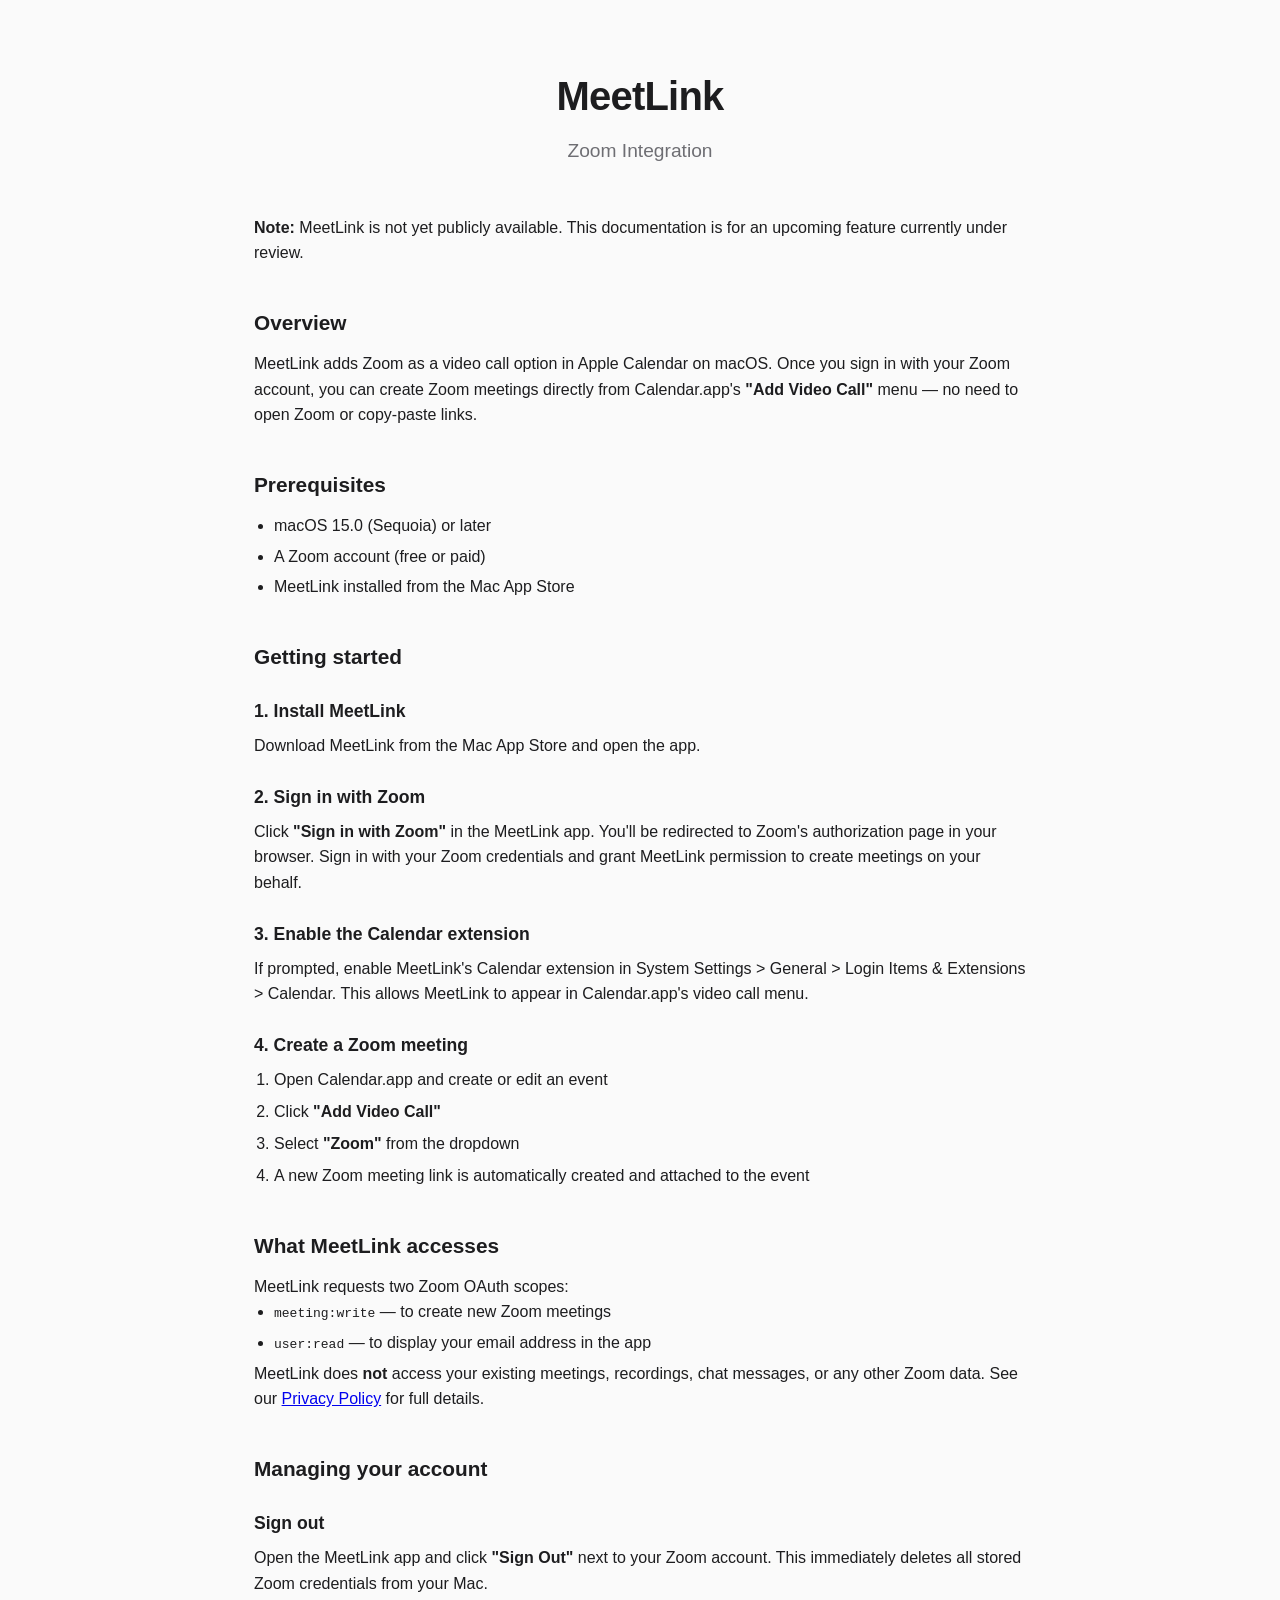
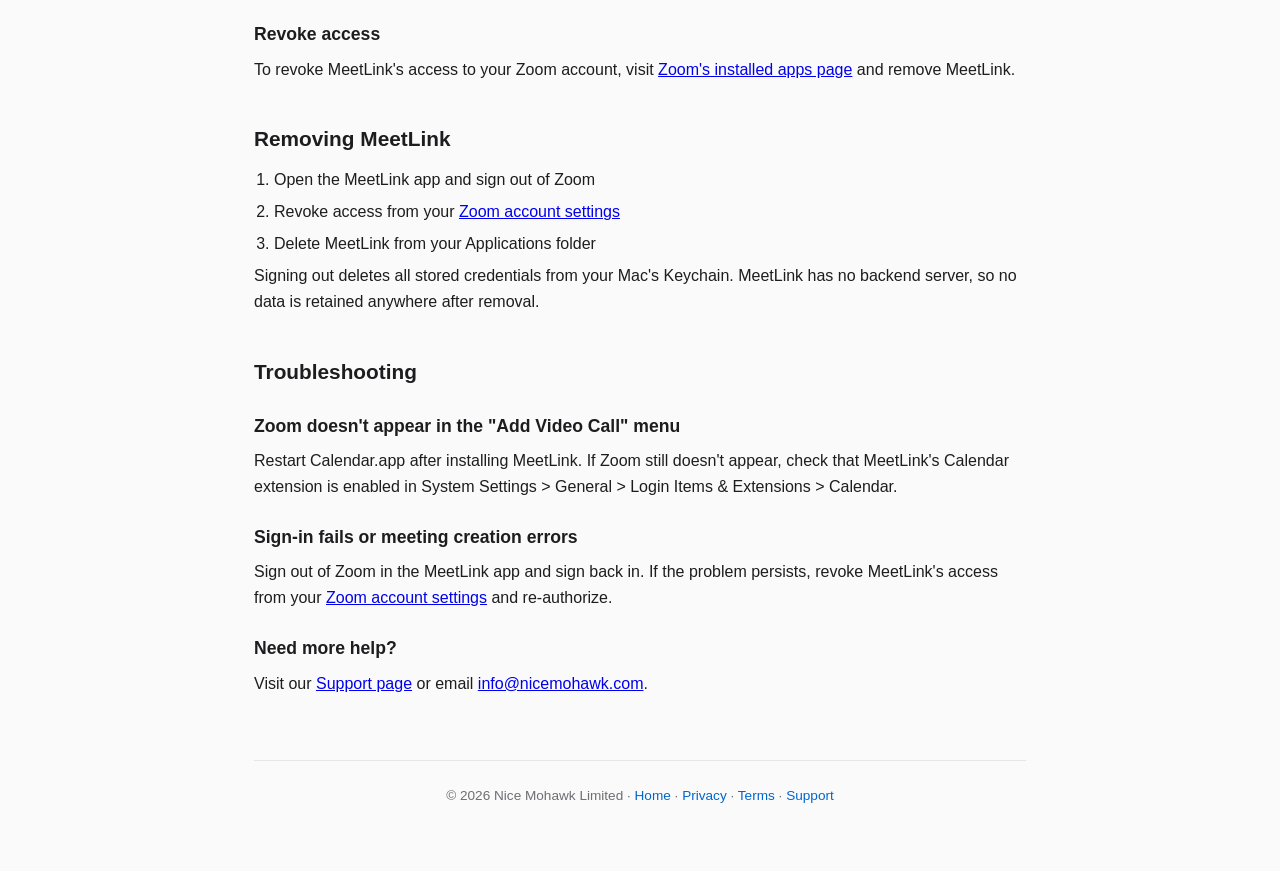
<file: docs-zoom.html>
<!DOCTYPE html>
<html lang="en">
<head>
  <meta charset="UTF-8">
  <meta name="viewport" content="width=device-width, initial-scale=1.0">
  <title>Zoom Integration — MeetLink</title>
  <link rel="stylesheet" href="style.css">
</head>
<body>
  <main>
    <header>
      <h1><a href="index.html" class="header-link">MeetLink</a></h1>
      <p class="tagline">Zoom Integration</p>
    </header>

    <section class="banner">
      <p><strong>Note:</strong> MeetLink is not yet publicly available. This documentation is for an upcoming feature currently under review.</p>
    </section>

    <section>
      <h2>Overview</h2>
      <p>MeetLink adds Zoom as a video call option in Apple Calendar on macOS. Once you sign in with your Zoom account, you can create Zoom meetings directly from Calendar.app's <strong>"Add Video Call"</strong> menu — no need to open Zoom or copy-paste links.</p>
    </section>

    <section>
      <h2>Prerequisites</h2>
      <ul>
        <li>macOS 15.0 (Sequoia) or later</li>
        <li>A Zoom account (free or paid)</li>
        <li>MeetLink installed from the Mac App Store</li>
      </ul>
    </section>

    <section>
      <h2>Getting started</h2>

      <h3>1. Install MeetLink</h3>
      <p>Download MeetLink from the Mac App Store and open the app.</p>

      <h3>2. Sign in with Zoom</h3>
      <p>Click <strong>"Sign in with Zoom"</strong> in the MeetLink app. You'll be redirected to Zoom's authorization page in your browser. Sign in with your Zoom credentials and grant MeetLink permission to create meetings on your behalf.</p>

      <h3>3. Enable the Calendar extension</h3>
      <p>If prompted, enable MeetLink's Calendar extension in System Settings &gt; General &gt; Login Items &amp; Extensions &gt; Calendar. This allows MeetLink to appear in Calendar.app's video call menu.</p>

      <h3>4. Create a Zoom meeting</h3>
      <ol>
        <li>Open Calendar.app and create or edit an event</li>
        <li>Click <strong>"Add Video Call"</strong></li>
        <li>Select <strong>"Zoom"</strong> from the dropdown</li>
        <li>A new Zoom meeting link is automatically created and attached to the event</li>
      </ol>
    </section>

    <section>
      <h2>What MeetLink accesses</h2>
      <p>MeetLink requests two Zoom OAuth scopes:</p>
      <ul>
        <li><code>meeting:write</code> — to create new Zoom meetings</li>
        <li><code>user:read</code> — to display your email address in the app</li>
      </ul>
      <p>MeetLink does <strong>not</strong> access your existing meetings, recordings, chat messages, or any other Zoom data. See our <a href="privacy.html">Privacy Policy</a> for full details.</p>
    </section>

    <section>
      <h2>Managing your account</h2>

      <h3>Sign out</h3>
      <p>Open the MeetLink app and click <strong>"Sign Out"</strong> next to your Zoom account. This immediately deletes all stored Zoom credentials from your Mac.</p>

      <h3>Revoke access</h3>
      <p>To revoke MeetLink's access to your Zoom account, visit <a href="https://marketplace.zoom.us/user/installed">Zoom's installed apps page</a> and remove MeetLink.</p>
    </section>

    <section>
      <h2>Removing MeetLink</h2>
      <ol>
        <li>Open the MeetLink app and sign out of Zoom</li>
        <li>Revoke access from your <a href="https://marketplace.zoom.us/user/installed">Zoom account settings</a></li>
        <li>Delete MeetLink from your Applications folder</li>
      </ol>
      <p>Signing out deletes all stored credentials from your Mac's Keychain. MeetLink has no backend server, so no data is retained anywhere after removal.</p>
    </section>

    <section>
      <h2>Troubleshooting</h2>

      <h3>Zoom doesn't appear in the "Add Video Call" menu</h3>
      <p>Restart Calendar.app after installing MeetLink. If Zoom still doesn't appear, check that MeetLink's Calendar extension is enabled in System Settings &gt; General &gt; Login Items &amp; Extensions &gt; Calendar.</p>

      <h3>Sign-in fails or meeting creation errors</h3>
      <p>Sign out of Zoom in the MeetLink app and sign back in. If the problem persists, revoke MeetLink's access from your <a href="https://marketplace.zoom.us/user/installed">Zoom account settings</a> and re-authorize.</p>

      <h3>Need more help?</h3>
      <p>Visit our <a href="support.html">Support page</a> or email <a href="mailto:info@nicemohawk.com">info@nicemohawk.com</a>.</p>
    </section>

    <footer>
      <p>&copy; 2026 Nice Mohawk Limited &middot; <a href="index.html">Home</a> &middot; <a href="privacy.html">Privacy</a> &middot; <a href="terms.html">Terms</a> &middot; <a href="support.html">Support</a></p>
    </footer>
  </main>
</body>
</html>
</file>
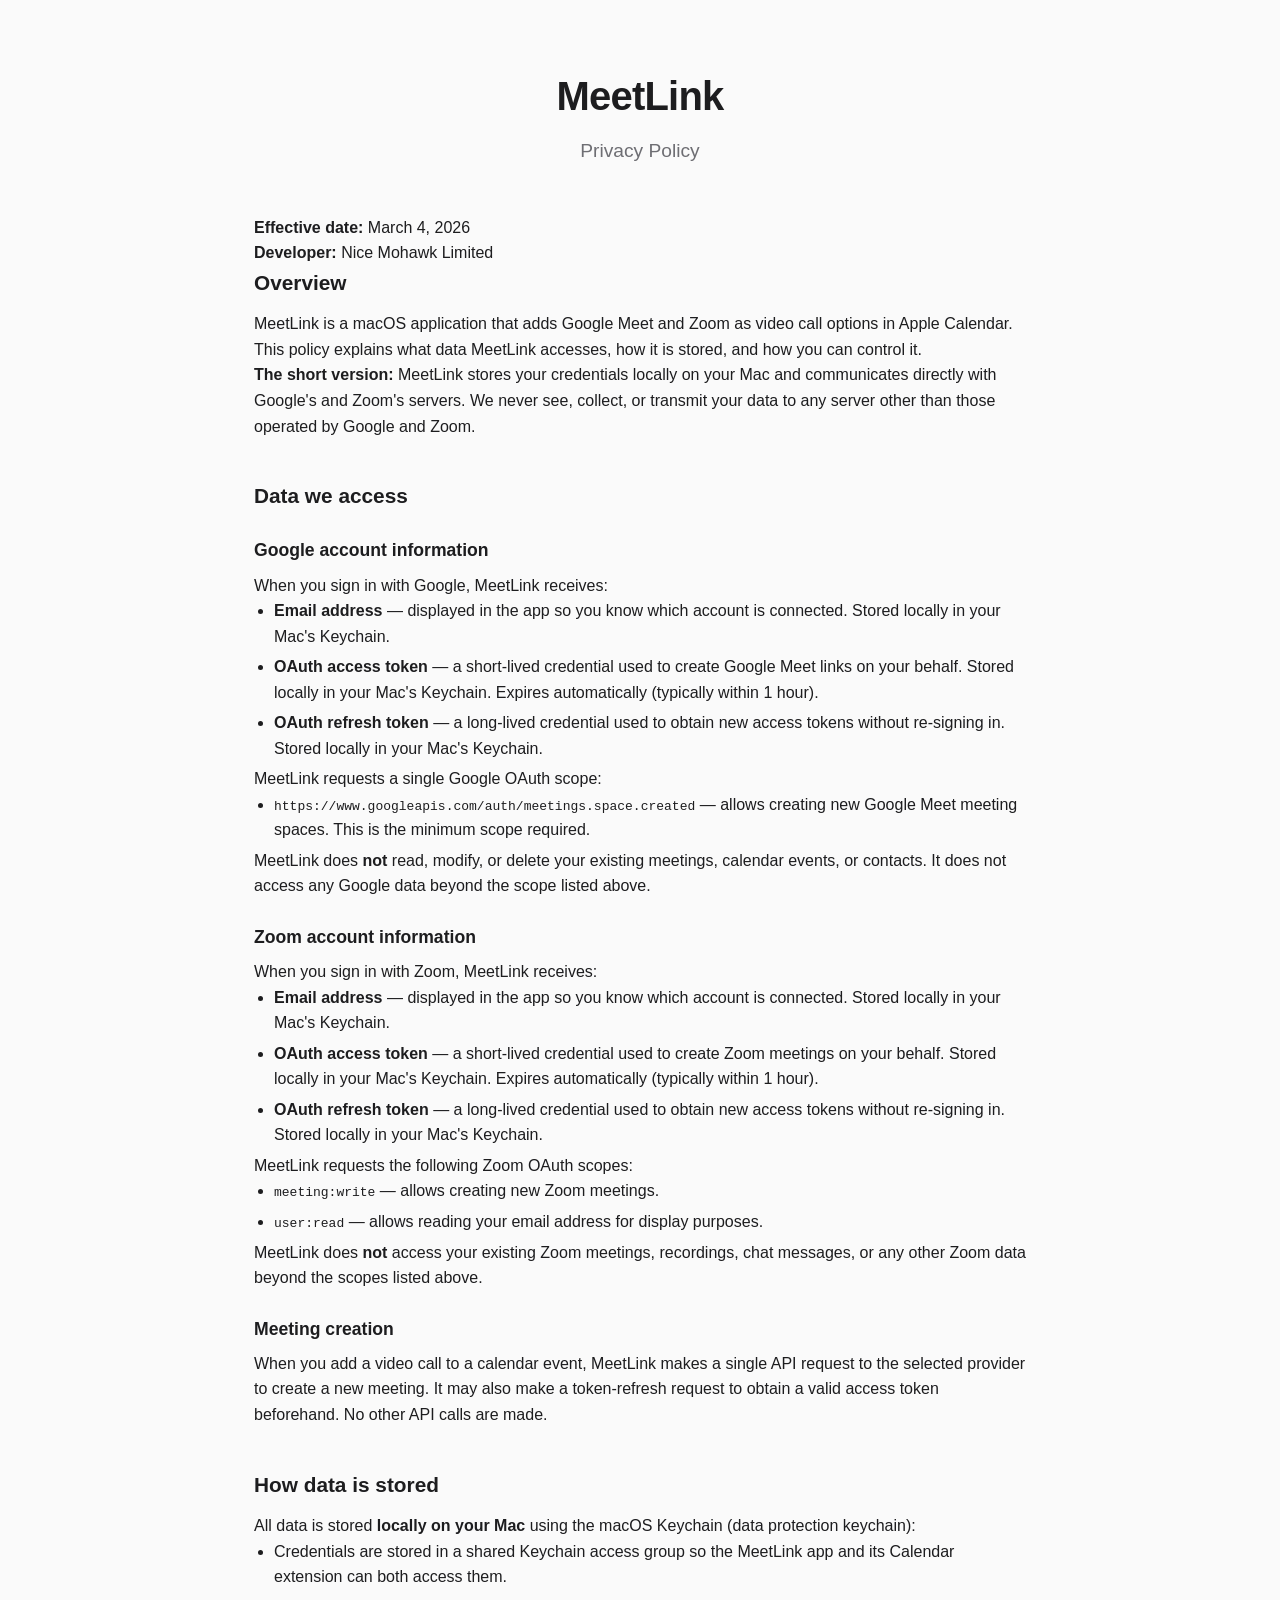
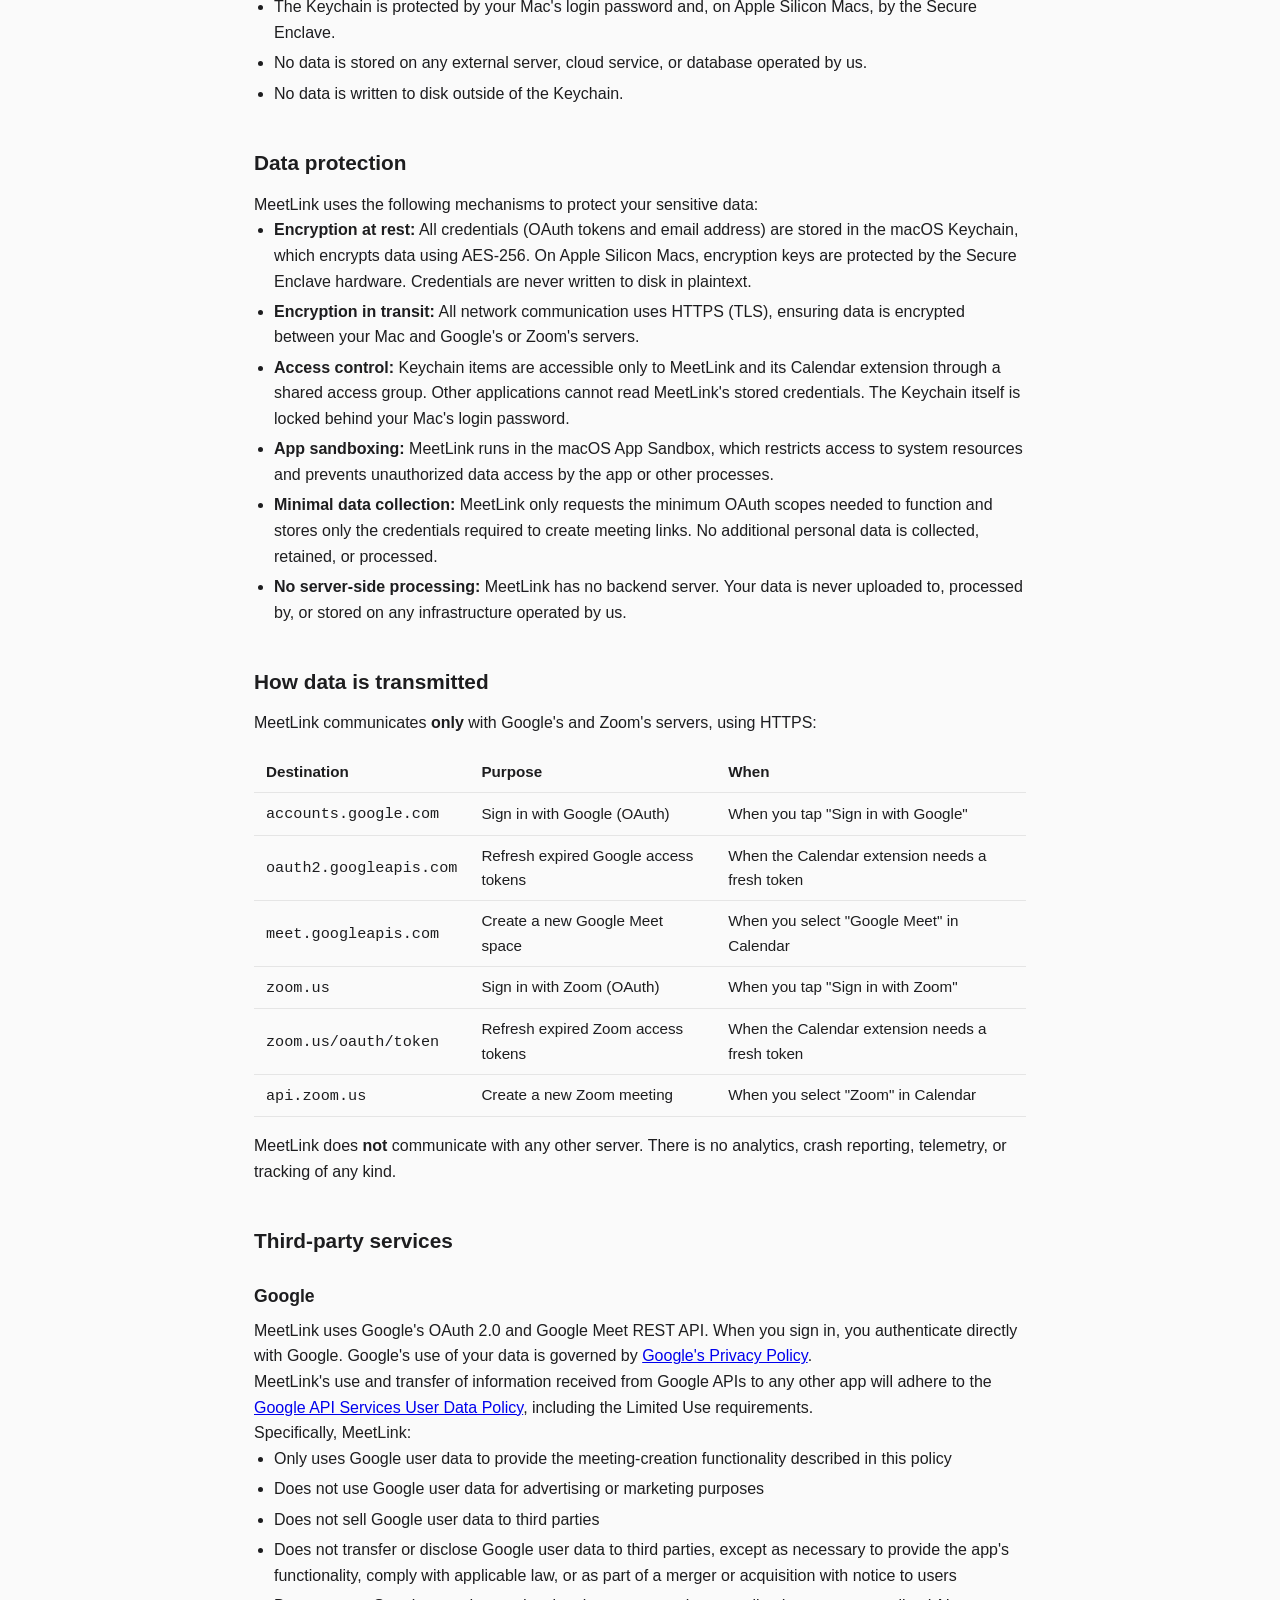
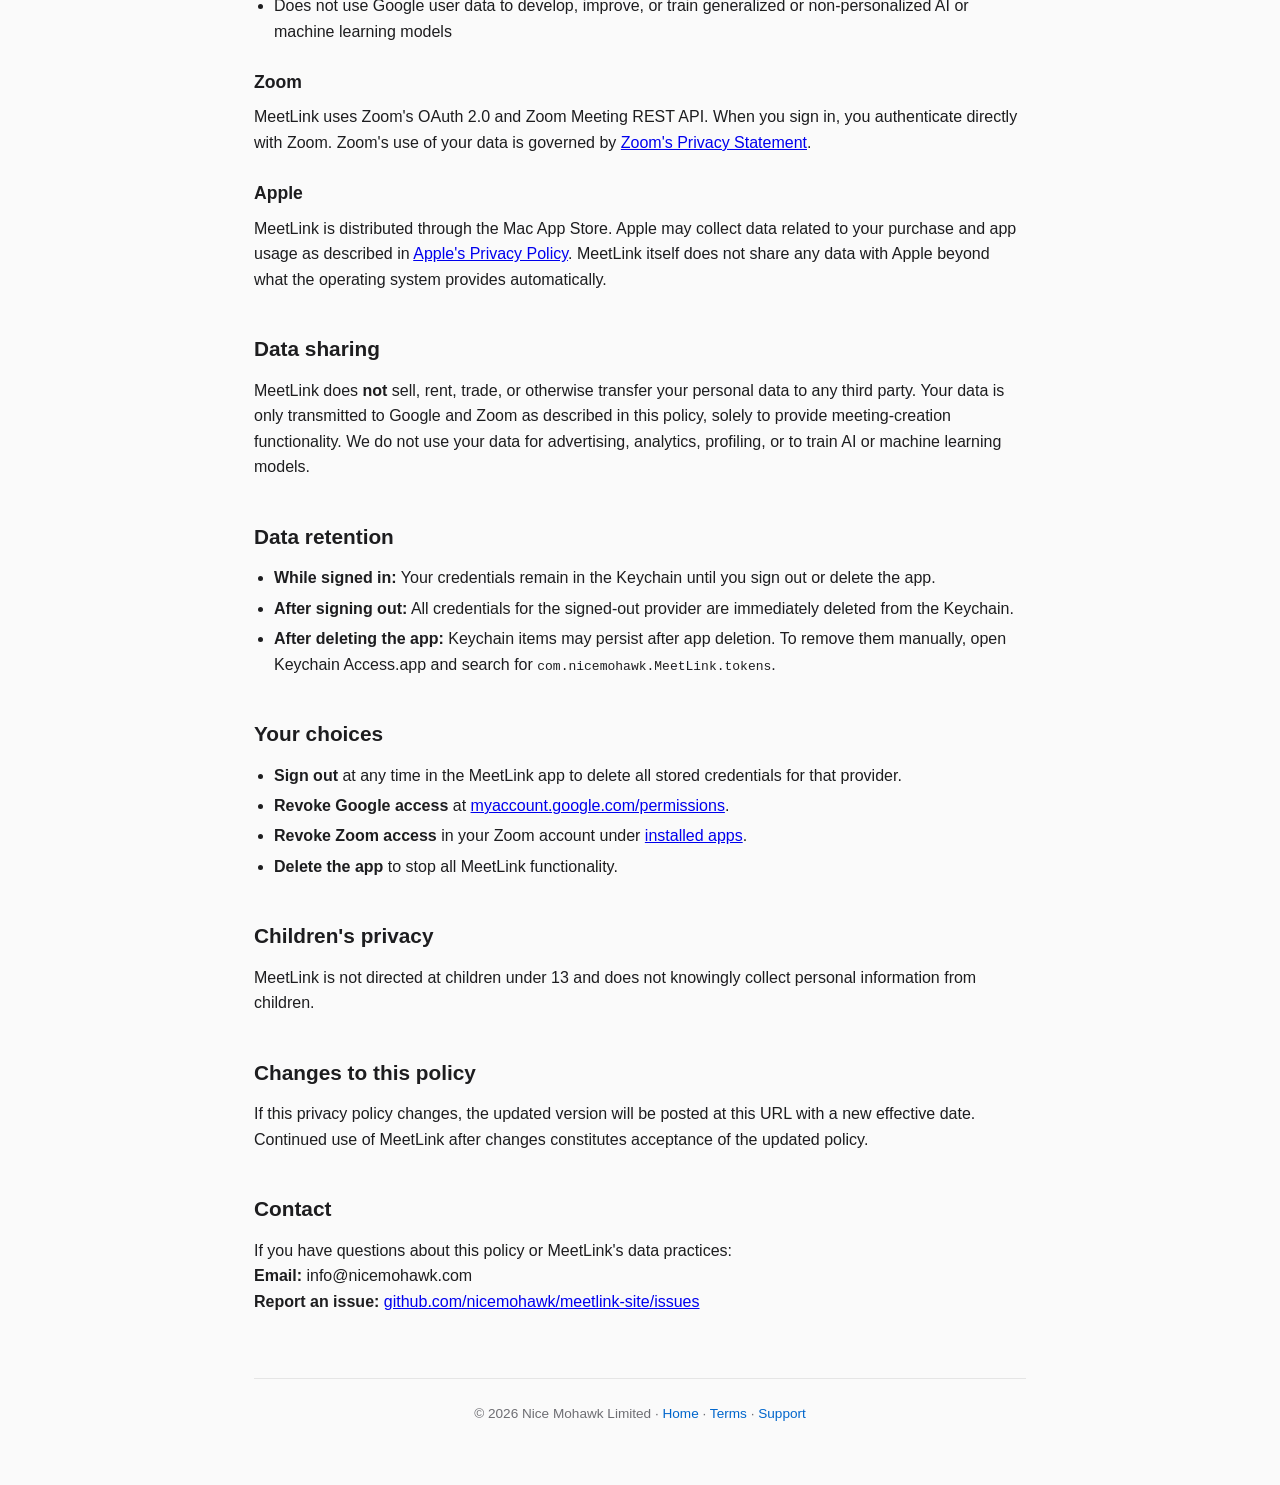
<file: privacy.html>
<!DOCTYPE html>
<html lang="en">
<head>
  <meta charset="UTF-8">
  <meta name="viewport" content="width=device-width, initial-scale=1.0">
  <title>Privacy Policy — MeetLink</title>
  <link rel="stylesheet" href="style.css">
</head>
<body>
  <main>
    <header>
      <h1><a href="index.html" class="header-link">MeetLink</a></h1>
      <p class="tagline">Privacy Policy</p>
    </header>

    <p><strong>Effective date:</strong> March 4, 2026<br>
    <strong>Developer:</strong> Nice Mohawk Limited</p>

    <section>
      <h2>Overview</h2>
      <p>MeetLink is a macOS application that adds Google Meet and Zoom as video call options in Apple Calendar. This policy explains what data MeetLink accesses, how it is stored, and how you can control it.</p>
      <p><strong>The short version:</strong> MeetLink stores your credentials locally on your Mac and communicates directly with Google's and Zoom's servers. We never see, collect, or transmit your data to any server other than those operated by Google and Zoom.</p>
    </section>

    <section>
      <h2>Data we access</h2>

      <h3>Google account information</h3>
      <p>When you sign in with Google, MeetLink receives:</p>
      <ul>
        <li><strong>Email address</strong> — displayed in the app so you know which account is connected. Stored locally in your Mac's Keychain.</li>
        <li><strong>OAuth access token</strong> — a short-lived credential used to create Google Meet links on your behalf. Stored locally in your Mac's Keychain. Expires automatically (typically within 1 hour).</li>
        <li><strong>OAuth refresh token</strong> — a long-lived credential used to obtain new access tokens without re-signing in. Stored locally in your Mac's Keychain.</li>
      </ul>
      <p>MeetLink requests a single Google OAuth scope:</p>
      <ul>
        <li><code>https://www.googleapis.com/auth/meetings.space.created</code> — allows creating new Google Meet meeting spaces. This is the minimum scope required.</li>
      </ul>
      <p>MeetLink does <strong>not</strong> read, modify, or delete your existing meetings, calendar events, or contacts. It does not access any Google data beyond the scope listed above.</p>

      <h3>Zoom account information</h3>
      <p>When you sign in with Zoom, MeetLink receives:</p>
      <ul>
        <li><strong>Email address</strong> — displayed in the app so you know which account is connected. Stored locally in your Mac's Keychain.</li>
        <li><strong>OAuth access token</strong> — a short-lived credential used to create Zoom meetings on your behalf. Stored locally in your Mac's Keychain. Expires automatically (typically within 1 hour).</li>
        <li><strong>OAuth refresh token</strong> — a long-lived credential used to obtain new access tokens without re-signing in. Stored locally in your Mac's Keychain.</li>
      </ul>
      <p>MeetLink requests the following Zoom OAuth scopes:</p>
      <ul>
        <li><code>meeting:write</code> — allows creating new Zoom meetings.</li>
        <li><code>user:read</code> — allows reading your email address for display purposes.</li>
      </ul>
      <p>MeetLink does <strong>not</strong> access your existing Zoom meetings, recordings, chat messages, or any other Zoom data beyond the scopes listed above.</p>

      <h3>Meeting creation</h3>
      <p>When you add a video call to a calendar event, MeetLink makes a single API request to the selected provider to create a new meeting. It may also make a token-refresh request to obtain a valid access token beforehand. No other API calls are made.</p>
    </section>

    <section>
      <h2>How data is stored</h2>
      <p>All data is stored <strong>locally on your Mac</strong> using the macOS Keychain (data protection keychain):</p>
      <ul>
        <li>Credentials are stored in a shared Keychain access group so the MeetLink app and its Calendar extension can both access them.</li>
        <li>The Keychain is protected by your Mac's login password and, on Apple Silicon Macs, by the Secure Enclave.</li>
        <li>No data is stored on any external server, cloud service, or database operated by us.</li>
        <li>No data is written to disk outside of the Keychain.</li>
      </ul>
    </section>

    <section>
      <h2>Data protection</h2>
      <p>MeetLink uses the following mechanisms to protect your sensitive data:</p>
      <ul>
        <li><strong>Encryption at rest:</strong> All credentials (OAuth tokens and email address) are stored in the macOS Keychain, which encrypts data using AES-256. On Apple Silicon Macs, encryption keys are protected by the Secure Enclave hardware. Credentials are never written to disk in plaintext.</li>
        <li><strong>Encryption in transit:</strong> All network communication uses HTTPS (TLS), ensuring data is encrypted between your Mac and Google's or Zoom's servers.</li>
        <li><strong>Access control:</strong> Keychain items are accessible only to MeetLink and its Calendar extension through a shared access group. Other applications cannot read MeetLink's stored credentials. The Keychain itself is locked behind your Mac's login password.</li>
        <li><strong>App sandboxing:</strong> MeetLink runs in the macOS App Sandbox, which restricts access to system resources and prevents unauthorized data access by the app or other processes.</li>
        <li><strong>Minimal data collection:</strong> MeetLink only requests the minimum OAuth scopes needed to function and stores only the credentials required to create meeting links. No additional personal data is collected, retained, or processed.</li>
        <li><strong>No server-side processing:</strong> MeetLink has no backend server. Your data is never uploaded to, processed by, or stored on any infrastructure operated by us.</li>
      </ul>
    </section>

    <section>
      <h2>How data is transmitted</h2>
      <p>MeetLink communicates <strong>only</strong> with Google's and Zoom's servers, using HTTPS:</p>
      <table>
        <thead>
          <tr><th scope="col">Destination</th><th scope="col">Purpose</th><th scope="col">When</th></tr>
        </thead>
        <tbody>
          <tr><td><code>accounts.google.com</code></td><td>Sign in with Google (OAuth)</td><td>When you tap "Sign in with Google"</td></tr>
          <tr><td><code>oauth2.googleapis.com</code></td><td>Refresh expired Google access tokens</td><td>When the Calendar extension needs a fresh token</td></tr>
          <tr><td><code>meet.googleapis.com</code></td><td>Create a new Google Meet space</td><td>When you select "Google Meet" in Calendar</td></tr>
          <tr><td><code>zoom.us</code></td><td>Sign in with Zoom (OAuth)</td><td>When you tap "Sign in with Zoom"</td></tr>
          <tr><td><code>zoom.us/oauth/token</code></td><td>Refresh expired Zoom access tokens</td><td>When the Calendar extension needs a fresh token</td></tr>
          <tr><td><code>api.zoom.us</code></td><td>Create a new Zoom meeting</td><td>When you select "Zoom" in Calendar</td></tr>
        </tbody>
      </table>
      <p>MeetLink does <strong>not</strong> communicate with any other server. There is no analytics, crash reporting, telemetry, or tracking of any kind.</p>
    </section>

    <section>
      <h2>Third-party services</h2>

      <h3>Google</h3>
      <p>MeetLink uses Google's OAuth 2.0 and Google Meet REST API. When you sign in, you authenticate directly with Google. Google's use of your data is governed by <a href="https://policies.google.com/privacy">Google's Privacy Policy</a>.</p>
      <p>MeetLink's use and transfer of information received from Google APIs to any other app will adhere to the <a href="https://developers.google.com/terms/api-services-user-data-policy">Google API Services User Data Policy</a>, including the Limited Use requirements.</p>
      <p>Specifically, MeetLink:</p>
      <ul>
        <li>Only uses Google user data to provide the meeting-creation functionality described in this policy</li>
        <li>Does not use Google user data for advertising or marketing purposes</li>
        <li>Does not sell Google user data to third parties</li>
        <li>Does not transfer or disclose Google user data to third parties, except as necessary to provide the app's functionality, comply with applicable law, or as part of a merger or acquisition with notice to users</li>
        <li>Does not use Google user data to develop, improve, or train generalized or non-personalized AI or machine learning models</li>
      </ul>

      <h3>Zoom</h3>
      <p>MeetLink uses Zoom's OAuth 2.0 and Zoom Meeting REST API. When you sign in, you authenticate directly with Zoom. Zoom's use of your data is governed by <a href="https://www.zoom.com/en/trust/privacy/">Zoom's Privacy Statement</a>.</p>

      <h3>Apple</h3>
      <p>MeetLink is distributed through the Mac App Store. Apple may collect data related to your purchase and app usage as described in <a href="https://www.apple.com/legal/privacy/">Apple's Privacy Policy</a>. MeetLink itself does not share any data with Apple beyond what the operating system provides automatically.</p>
    </section>

    <section>
      <h2>Data sharing</h2>
      <p>MeetLink does <strong>not</strong> sell, rent, trade, or otherwise transfer your personal data to any third party. Your data is only transmitted to Google and Zoom as described in this policy, solely to provide meeting-creation functionality. We do not use your data for advertising, analytics, profiling, or to train AI or machine learning models.</p>
    </section>

    <section>
      <h2>Data retention</h2>
      <ul>
        <li><strong>While signed in:</strong> Your credentials remain in the Keychain until you sign out or delete the app.</li>
        <li><strong>After signing out:</strong> All credentials for the signed-out provider are immediately deleted from the Keychain.</li>
        <li><strong>After deleting the app:</strong> Keychain items may persist after app deletion. To remove them manually, open Keychain Access.app and search for <code>com.nicemohawk.MeetLink.tokens</code>.</li>
      </ul>
    </section>

    <section>
      <h2>Your choices</h2>
      <ul>
        <li><strong>Sign out</strong> at any time in the MeetLink app to delete all stored credentials for that provider.</li>
        <li><strong>Revoke Google access</strong> at <a href="https://myaccount.google.com/permissions">myaccount.google.com/permissions</a>.</li>
        <li><strong>Revoke Zoom access</strong> in your Zoom account under <a href="https://marketplace.zoom.us/user/installed">installed apps</a>.</li>
        <li><strong>Delete the app</strong> to stop all MeetLink functionality.</li>
      </ul>
    </section>

    <section>
      <h2>Children's privacy</h2>
      <p>MeetLink is not directed at children under 13 and does not knowingly collect personal information from children.</p>
    </section>

    <section>
      <h2>Changes to this policy</h2>
      <p>If this privacy policy changes, the updated version will be posted at this URL with a new effective date. Continued use of MeetLink after changes constitutes acceptance of the updated policy.</p>
    </section>

    <section>
      <h2>Contact</h2>
      <p>If you have questions about this policy or MeetLink's data practices:</p>
      <p><strong>Email:</strong> info@nicemohawk.com<br>
      <strong>Report an issue:</strong> <a href="https://github.com/nicemohawk/meetlink-site/issues">github.com/nicemohawk/meetlink-site/issues</a></p>
    </section>

    <footer>
      <p>&copy; 2026 Nice Mohawk Limited &middot; <a href="index.html">Home</a> &middot; <a href="terms.html">Terms</a> &middot; <a href="support.html">Support</a></p>
    </footer>
  </main>
</body>
</html>
</file>
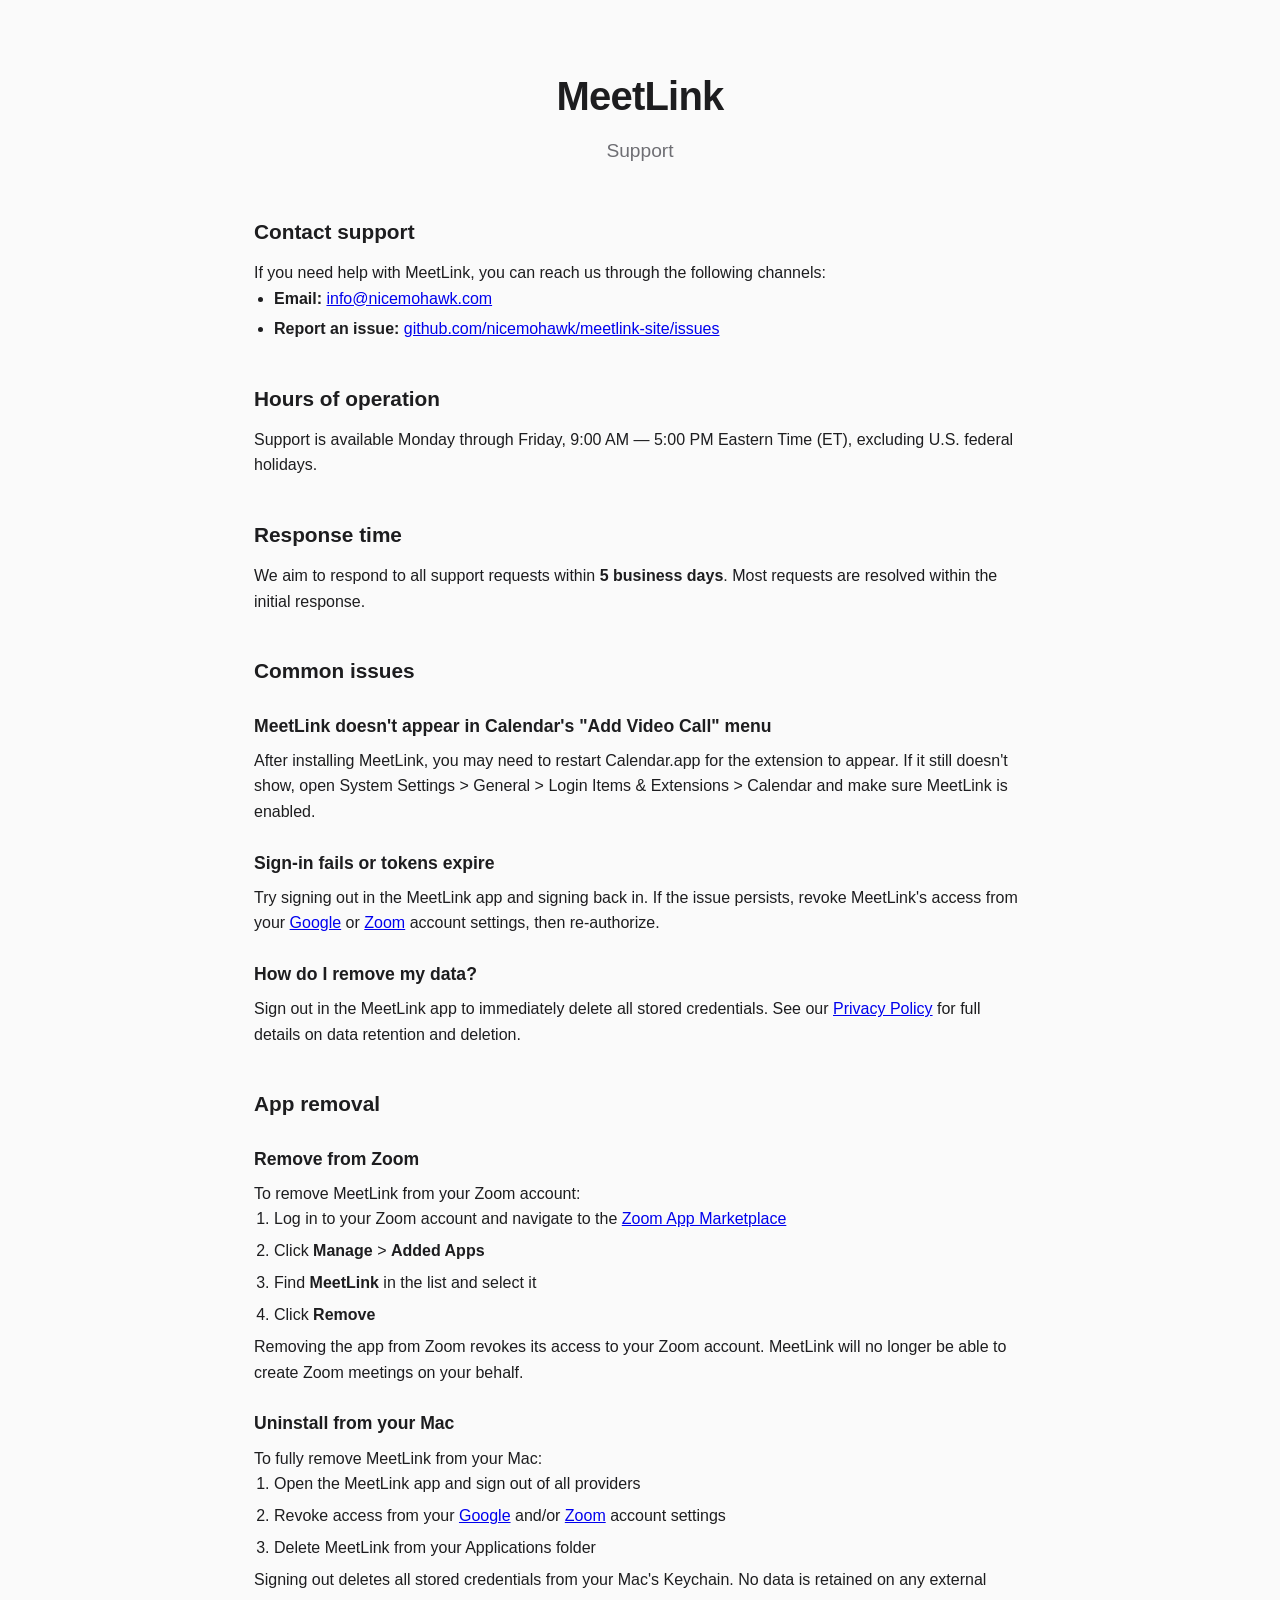
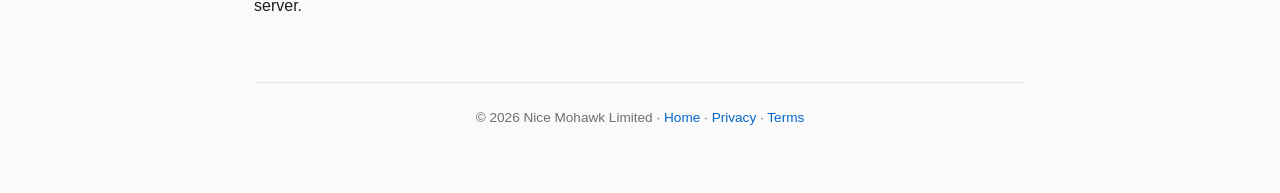
<file: support.html>
<!DOCTYPE html>
<html lang="en">
<head>
  <meta charset="UTF-8">
  <meta name="viewport" content="width=device-width, initial-scale=1.0">
  <title>Support — MeetLink</title>
  <link rel="stylesheet" href="style.css">
</head>
<body>
  <main>
    <header>
      <h1><a href="index.html" class="header-link">MeetLink</a></h1>
      <p class="tagline">Support</p>
    </header>

    <section>
      <h2>Contact support</h2>
      <p>If you need help with MeetLink, you can reach us through the following channels:</p>
      <ul>
        <li><strong>Email:</strong> <a href="mailto:info@nicemohawk.com">info@nicemohawk.com</a></li>
        <li><strong>Report an issue:</strong> <a href="https://github.com/nicemohawk/meetlink-site/issues">github.com/nicemohawk/meetlink-site/issues</a></li>
      </ul>
    </section>

    <section>
      <h2>Hours of operation</h2>
      <p>Support is available Monday through Friday, 9:00 AM — 5:00 PM Eastern Time (ET), excluding U.S. federal holidays.</p>
    </section>

    <section>
      <h2>Response time</h2>
      <p>We aim to respond to all support requests within <strong>5 business days</strong>. Most requests are resolved within the initial response.</p>
    </section>

    <section>
      <h2>Common issues</h2>

      <h3>MeetLink doesn't appear in Calendar's "Add Video Call" menu</h3>
      <p>After installing MeetLink, you may need to restart Calendar.app for the extension to appear. If it still doesn't show, open System Settings &gt; General &gt; Login Items &amp; Extensions &gt; Calendar and make sure MeetLink is enabled.</p>

      <h3>Sign-in fails or tokens expire</h3>
      <p>Try signing out in the MeetLink app and signing back in. If the issue persists, revoke MeetLink's access from your <a href="https://myaccount.google.com/permissions">Google</a> or <a href="https://marketplace.zoom.us/user/installed">Zoom</a> account settings, then re-authorize.</p>

      <h3>How do I remove my data?</h3>
      <p>Sign out in the MeetLink app to immediately delete all stored credentials. See our <a href="privacy.html">Privacy Policy</a> for full details on data retention and deletion.</p>
    </section>

    <section>
      <h2>App removal</h2>

      <h3>Remove from Zoom</h3>
      <p>To remove MeetLink from your Zoom account:</p>
      <ol>
        <li>Log in to your Zoom account and navigate to the <a href="https://marketplace.zoom.us/">Zoom App Marketplace</a></li>
        <li>Click <strong>Manage</strong> &gt; <strong>Added Apps</strong></li>
        <li>Find <strong>MeetLink</strong> in the list and select it</li>
        <li>Click <strong>Remove</strong></li>
      </ol>
      <p>Removing the app from Zoom revokes its access to your Zoom account. MeetLink will no longer be able to create Zoom meetings on your behalf.</p>

      <h3>Uninstall from your Mac</h3>
      <p>To fully remove MeetLink from your Mac:</p>
      <ol>
        <li>Open the MeetLink app and sign out of all providers</li>
        <li>Revoke access from your <a href="https://myaccount.google.com/permissions">Google</a> and/or <a href="https://marketplace.zoom.us/user/installed">Zoom</a> account settings</li>
        <li>Delete MeetLink from your Applications folder</li>
      </ol>
      <p>Signing out deletes all stored credentials from your Mac's Keychain. No data is retained on any external server.</p>
    </section>

    <footer>
      <p>&copy; 2026 Nice Mohawk Limited &middot; <a href="index.html">Home</a> &middot; <a href="privacy.html">Privacy</a> &middot; <a href="terms.html">Terms</a></p>
    </footer>
  </main>
</body>
</html>
</file>
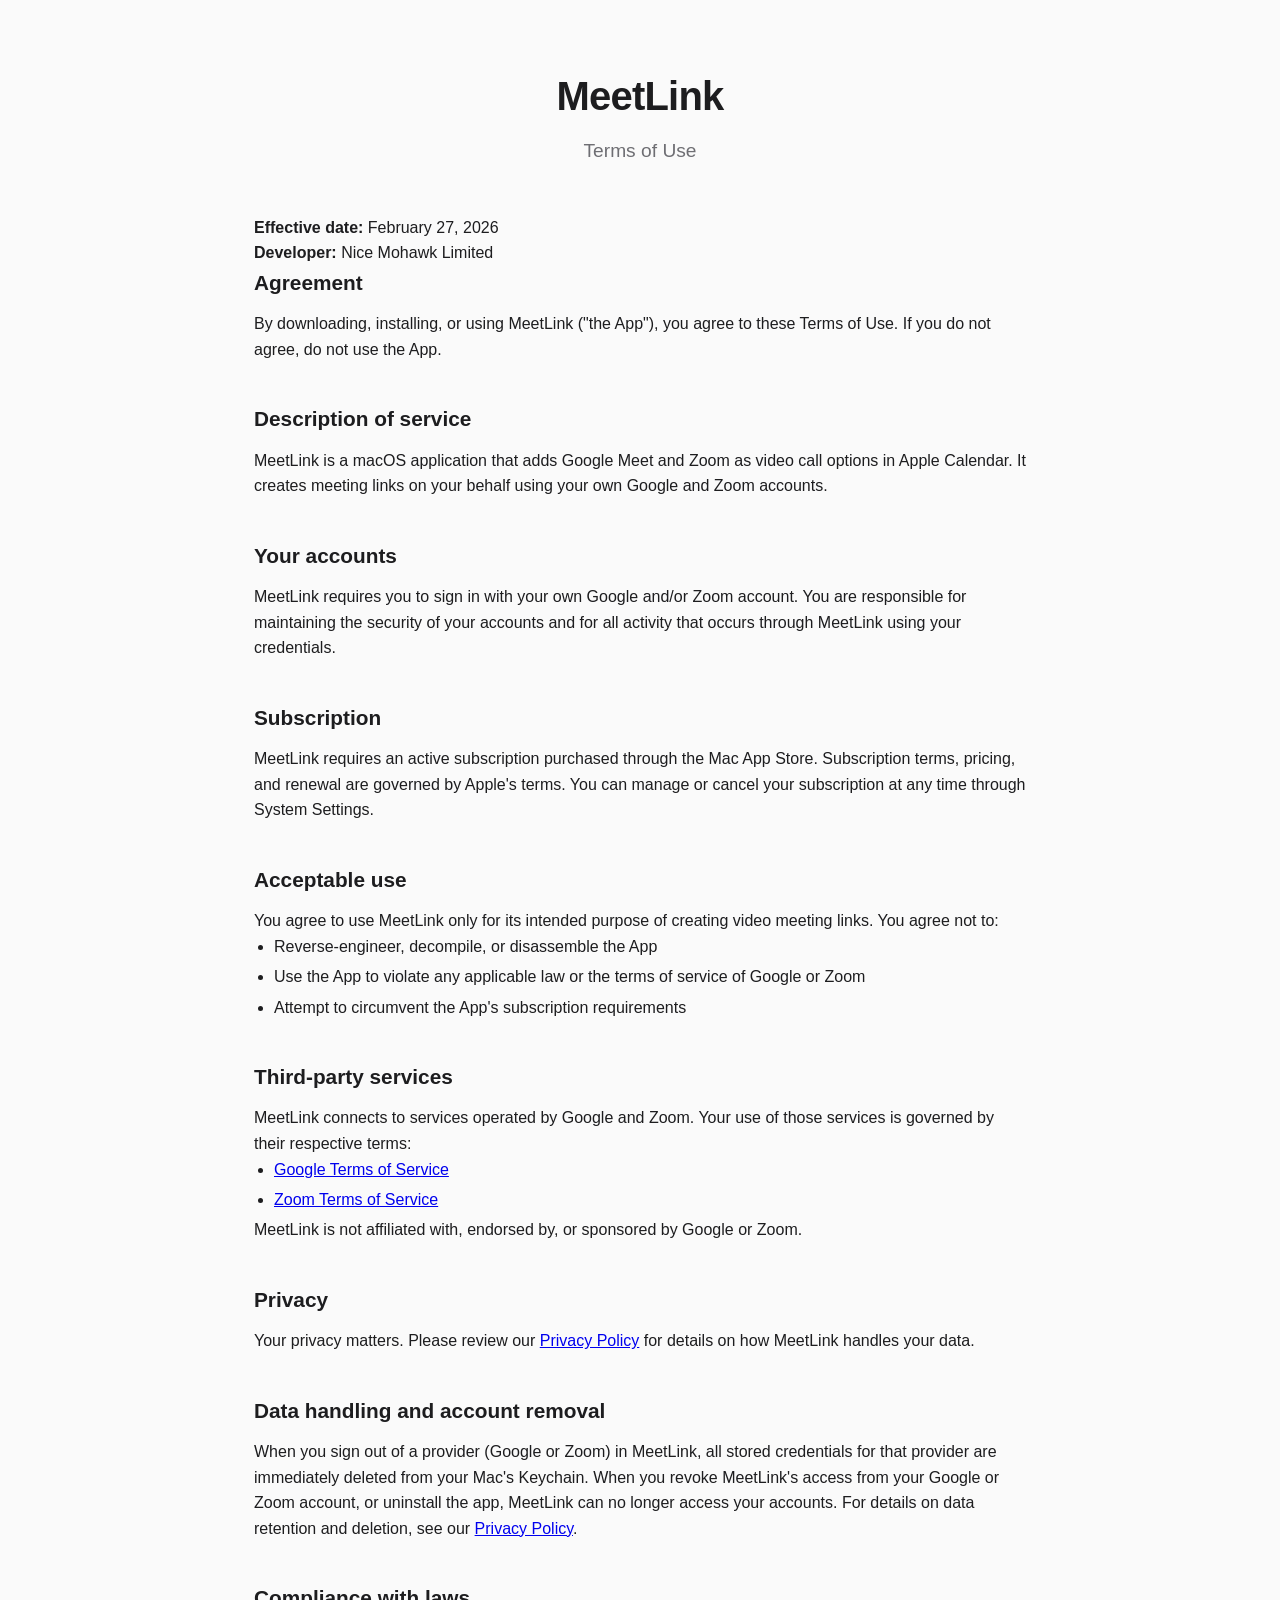
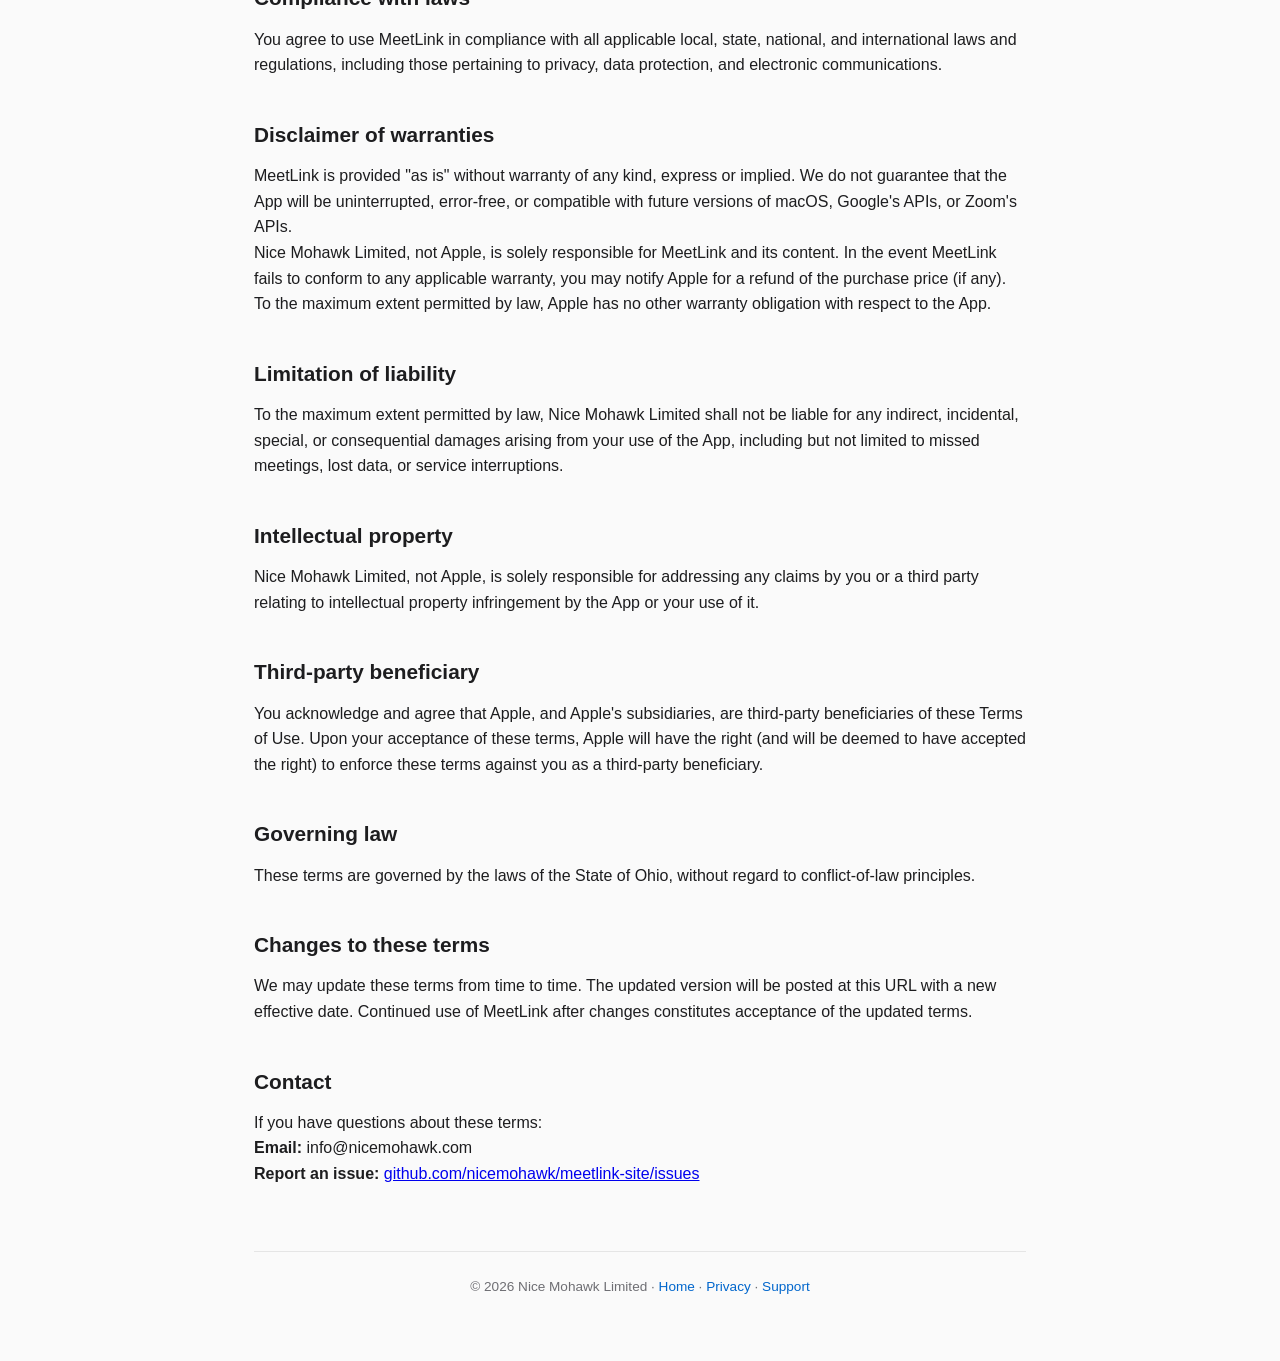
<file: terms.html>
<!DOCTYPE html>
<html lang="en">
<head>
  <meta charset="UTF-8">
  <meta name="viewport" content="width=device-width, initial-scale=1.0">
  <title>Terms of Use — MeetLink</title>
  <link rel="stylesheet" href="style.css">
</head>
<body>
  <main>
    <header>
      <h1><a href="index.html" class="header-link">MeetLink</a></h1>
      <p class="tagline">Terms of Use</p>
    </header>

    <p><strong>Effective date:</strong> February 27, 2026<br>
    <strong>Developer:</strong> Nice Mohawk Limited</p>

    <section>
      <h2>Agreement</h2>
      <p>By downloading, installing, or using MeetLink ("the App"), you agree to these Terms of Use. If you do not agree, do not use the App.</p>
    </section>

    <section>
      <h2>Description of service</h2>
      <p>MeetLink is a macOS application that adds Google Meet and Zoom as video call options in Apple Calendar. It creates meeting links on your behalf using your own Google and Zoom accounts.</p>
    </section>

    <section>
      <h2>Your accounts</h2>
      <p>MeetLink requires you to sign in with your own Google and/or Zoom account. You are responsible for maintaining the security of your accounts and for all activity that occurs through MeetLink using your credentials.</p>
    </section>

    <section>
      <h2>Subscription</h2>
      <p>MeetLink requires an active subscription purchased through the Mac App Store. Subscription terms, pricing, and renewal are governed by Apple's terms. You can manage or cancel your subscription at any time through System Settings.</p>
    </section>

    <section>
      <h2>Acceptable use</h2>
      <p>You agree to use MeetLink only for its intended purpose of creating video meeting links. You agree not to:</p>
      <ul>
        <li>Reverse-engineer, decompile, or disassemble the App</li>
        <li>Use the App to violate any applicable law or the terms of service of Google or Zoom</li>
        <li>Attempt to circumvent the App's subscription requirements</li>
      </ul>
    </section>

    <section>
      <h2>Third-party services</h2>
      <p>MeetLink connects to services operated by Google and Zoom. Your use of those services is governed by their respective terms:</p>
      <ul>
        <li><a href="https://policies.google.com/terms">Google Terms of Service</a></li>
        <li><a href="https://www.zoom.com/en/trust/terms/">Zoom Terms of Service</a></li>
      </ul>
      <p>MeetLink is not affiliated with, endorsed by, or sponsored by Google or Zoom.</p>
    </section>

    <section>
      <h2>Privacy</h2>
      <p>Your privacy matters. Please review our <a href="privacy.html">Privacy Policy</a> for details on how MeetLink handles your data.</p>
    </section>

    <section>
      <h2>Data handling and account removal</h2>
      <p>When you sign out of a provider (Google or Zoom) in MeetLink, all stored credentials for that provider are immediately deleted from your Mac's Keychain. When you revoke MeetLink's access from your Google or Zoom account, or uninstall the app, MeetLink can no longer access your accounts. For details on data retention and deletion, see our <a href="privacy.html">Privacy Policy</a>.</p>
    </section>

    <section>
      <h2>Compliance with laws</h2>
      <p>You agree to use MeetLink in compliance with all applicable local, state, national, and international laws and regulations, including those pertaining to privacy, data protection, and electronic communications.</p>
    </section>

    <section>
      <h2>Disclaimer of warranties</h2>
      <p>MeetLink is provided "as is" without warranty of any kind, express or implied. We do not guarantee that the App will be uninterrupted, error-free, or compatible with future versions of macOS, Google's APIs, or Zoom's APIs.</p>
      <p>Nice Mohawk Limited, not Apple, is solely responsible for MeetLink and its content. In the event MeetLink fails to conform to any applicable warranty, you may notify Apple for a refund of the purchase price (if any). To the maximum extent permitted by law, Apple has no other warranty obligation with respect to the App.</p>
    </section>

    <section>
      <h2>Limitation of liability</h2>
      <p>To the maximum extent permitted by law, Nice Mohawk Limited shall not be liable for any indirect, incidental, special, or consequential damages arising from your use of the App, including but not limited to missed meetings, lost data, or service interruptions.</p>
    </section>

    <section>
      <h2>Intellectual property</h2>
      <p>Nice Mohawk Limited, not Apple, is solely responsible for addressing any claims by you or a third party relating to intellectual property infringement by the App or your use of it.</p>
    </section>

    <section>
      <h2>Third-party beneficiary</h2>
      <p>You acknowledge and agree that Apple, and Apple's subsidiaries, are third-party beneficiaries of these Terms of Use. Upon your acceptance of these terms, Apple will have the right (and will be deemed to have accepted the right) to enforce these terms against you as a third-party beneficiary.</p>
    </section>

    <section>
      <h2>Governing law</h2>
      <p>These terms are governed by the laws of the State of Ohio, without regard to conflict-of-law principles.</p>
    </section>

    <section>
      <h2>Changes to these terms</h2>
      <p>We may update these terms from time to time. The updated version will be posted at this URL with a new effective date. Continued use of MeetLink after changes constitutes acceptance of the updated terms.</p>
    </section>

    <section>
      <h2>Contact</h2>
      <p>If you have questions about these terms:</p>
      <p><strong>Email:</strong> info@nicemohawk.com<br>
      <strong>Report an issue:</strong> <a href="https://github.com/nicemohawk/meetlink-site/issues">github.com/nicemohawk/meetlink-site/issues</a></p>
    </section>

    <footer>
      <p>&copy; 2026 Nice Mohawk Limited &middot; <a href="index.html">Home</a> &middot; <a href="privacy.html">Privacy</a> &middot; <a href="support.html">Support</a></p>
    </footer>
  </main>
</body>
</html>
</file>
<file: style.css>
* {
  margin: 0;
  padding: 0;
  box-sizing: border-box;
}

body {
  font-family: -apple-system, BlinkMacSystemFont, "Segoe UI", Roboto, Helvetica, Arial, sans-serif;
  color: #1d1d1f;
  background: #fafafa;
  line-height: 1.6;
}

main {
  max-width: 820px;
  margin: 0 auto;
  padding: 4rem 1.5rem;
}

header {
  text-align: center;
  margin-bottom: 3rem;
}

.app-icon {
  width: 96px;
  height: 96px;
  margin-bottom: 0.75rem;
}

h1 {
  font-size: 2.5rem;
  font-weight: 700;
  letter-spacing: -0.02em;
}

.tagline {
  font-size: 1.2rem;
  color: #6e6e73;
  margin-top: 0.5rem;
}

h2 {
  font-size: 1.3rem;
  font-weight: 600;
  margin-bottom: 0.75rem;
}

section {
  margin-bottom: 2.5rem;
}

.hero {
  text-align: center;
}

.hero p {
  font-size: 1.05rem;
  margin-bottom: 1.5rem;
}

.button {
  display: inline-block;
  padding: 0.75rem 1.5rem;
  border-radius: 8px;
  font-size: 1rem;
  font-weight: 500;
  text-decoration: none;
  transition: background 0.2s;
}

.app-store-badge {
  display: inline-block;
}

.app-store-badge img {
  height: 48px;
}

.providers {
  font-size: 0.95rem;
  color: #6e6e73;
  margin-bottom: 1.5rem;
}

.how-it-works {
  display: flex;
  align-items: center;
  gap: 2rem;
}

.how-it-works-text {
  flex: 1 1 55%;
  min-width: 0;
}

.how-it-works-video {
  flex: 0 1 280px;
}

.how-it-works-video video {
  width: 100%;
  max-height: 360px;
  border-radius: 12px;
  box-shadow: 0 2px 16px rgba(0, 0, 0, 0.1);
}

@media (max-width: 600px) {
  .how-it-works {
    flex-direction: column;
  }
}

ol {
  padding-left: 1.25rem;
}

ol li {
  margin-bottom: 0.4rem;
}

.privacy-summary a,
footer a {
  color: #0066cc;
  text-decoration: none;
}

.privacy-summary a:hover,
footer a:hover {
  text-decoration: underline;
}

.header-link {
  color: inherit;
  text-decoration: none;
}

table {
  width: 100%;
  border-collapse: collapse;
  margin: 1rem 0;
  font-size: 0.95rem;
}

th, td {
  text-align: left;
  padding: 0.5rem 0.75rem;
  border-bottom: 1px solid #e5e5e5;
}

th {
  font-weight: 600;
}

h3 {
  font-size: 1.1rem;
  font-weight: 600;
  margin: 1.5rem 0 0.5rem;
}

section ul {
  padding-left: 1.25rem;
}

section ul li {
  margin-bottom: 0.3rem;
}

footer {
  margin-top: 4rem;
  padding-top: 1.5rem;
  border-top: 1px solid #e5e5e5;
  font-size: 0.85rem;
  color: #6e6e73;
  text-align: center;
}
</file>
